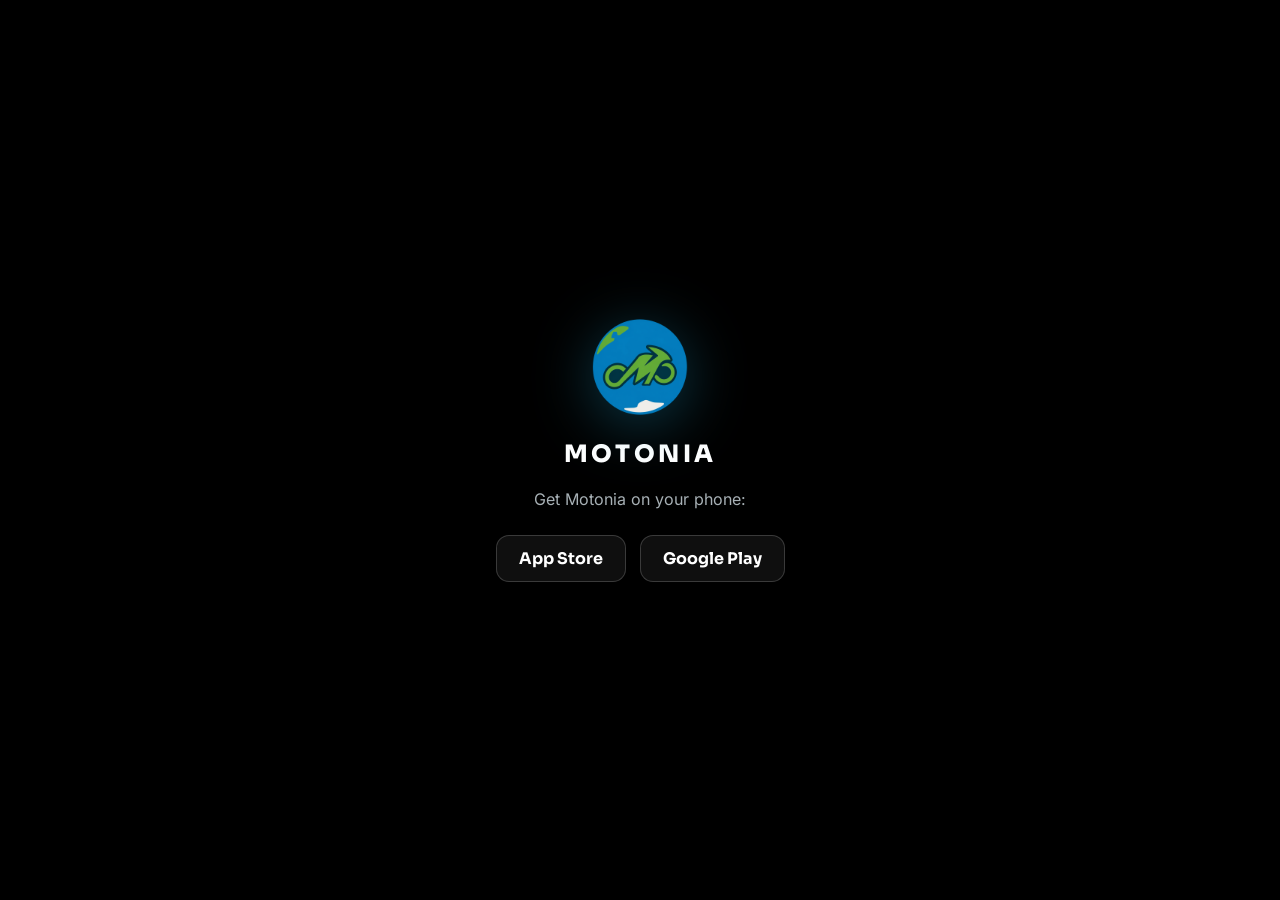
<file: get/index.html>
<!DOCTYPE html>
<html lang="en">
<head>
  <meta charset="UTF-8" />
  <meta name="viewport" content="width=device-width, initial-scale=1.0" />
  <meta name="robots" content="noindex" />
  <title>Get Motonia</title>
  <meta name="theme-color" content="#000000" />
  <link rel="icon" href="/assets/favicon.png" type="image/png" />
  <style>
    @font-face{font-family:"Sora";font-weight:400 800;font-display:swap;src:url("/assets/fonts/sora.woff2") format("woff2");}
    @font-face{font-family:"Inter";font-weight:400 600;font-display:swap;src:url("/assets/fonts/inter.woff2") format("woff2");}
    *{box-sizing:border-box}
    html,body{margin:0;height:100%;background:#000;color:#fff;font-family:"Inter",system-ui,sans-serif;-webkit-font-smoothing:antialiased}
    .wrap{min-height:100svh;display:flex;flex-direction:column;align-items:center;justify-content:center;text-align:center;padding:32px 22px;gap:20px}
    .logo{width:96px;height:96px;filter:drop-shadow(0 10px 30px rgba(33,167,210,.35))}
    h1{font-family:"Sora",sans-serif;font-weight:800;letter-spacing:.14em;font-size:1.5rem;margin:4px 0 0}
    p{color:#A7B0B5;margin:0;font-size:1rem}
    .spinner{width:30px;height:30px;border-radius:50%;border:3px solid rgba(255,255,255,.18);border-top-color:#21A7D2;animation:spin .8s linear infinite}
    @keyframes spin{to{transform:rotate(360deg)}}
    .choices{display:none;gap:14px;flex-wrap:wrap;justify-content:center;margin-top:6px}
    .choices.show{display:flex}
    .btn{display:inline-flex;align-items:center;gap:10px;padding:12px 22px;border-radius:13px;text-decoration:none;color:#fff;background:rgba(255,255,255,.06);border:1px solid rgba(255,255,255,.18);font-family:"Sora",sans-serif;font-weight:700;font-size:1rem}
    .btn:hover{background:rgba(255,255,255,.12)}
    @media (prefers-reduced-motion:reduce){.spinner{animation:none}}
  </style>
</head>
<body>
  <div class="wrap">
    <img class="logo" src="/assets/motonia-logo.png?v=2" alt="Motonia" width="96" height="96" />
    <div class="spinner" id="spinner" aria-hidden="true"></div>
    <h1>MOTONIA</h1>
    <p id="msg">Opening your app store…</p>

    <div class="choices" id="choices" aria-label="Choose your store">
      <a class="btn" id="ios" href="https://apps.apple.com/us/app/motonia/id6760694800" rel="noopener">App Store</a>
      <a class="btn" id="android" href="https://play.google.com/store/apps/details?id=com.motonia.android" rel="noopener">Google Play</a>
    </div>
  </div>

  <script>
    (function () {
      // This page handles the AFFILIATE link: /get?aff=<slug>
      // On Android (not installed) it forwards to Play WITH an install referrer
      // (aff=<slug>) so attribution survives a cold install.
      var QUERY_PARAM  = "aff";   // query param on this page
      var REFERRER_KEY = "aff";   // key inside the Play referrer

      var APP_STORE = "https://apps.apple.com/us/app/motonia/id6760694800";
      var PLAY_BASE = "https://play.google.com/store/apps/details?id=com.motonia.android";

      var val = new URLSearchParams(window.location.search).get(QUERY_PARAM);
      var PLAY = PLAY_BASE + (val ? "&referrer=" + encodeURIComponent(REFERRER_KEY + "=" + val) : "");

      var ua = navigator.userAgent || navigator.vendor || "";
      var isAndroid = /android/i.test(ua);
      // iPhone/iPod/iPad — plus iPadOS, which reports as "Macintosh" but has touch
      var isIOS = /iPad|iPhone|iPod/.test(ua) ||
                  (/Macintosh/.test(ua) && navigator.maxTouchPoints > 1);

      // keep the manual buttons in sync (Play button carries the referrer)
      var iosBtn = document.getElementById("ios");     if (iosBtn) iosBtn.href = APP_STORE;
      var andBtn = document.getElementById("android"); if (andBtn) andBtn.href = PLAY;

      var dest = isIOS ? APP_STORE : isAndroid ? PLAY : null;

      if (dest) {
        window.location.replace(dest);
        setTimeout(showChoices, 1500); // safety net if the redirect is blocked
      } else {
        document.getElementById("msg").textContent = "Get Motonia on your phone:";
        showChoices();
      }

      function showChoices() {
        var s = document.getElementById("spinner");
        if (s) s.style.display = "none";
        document.getElementById("choices").classList.add("show");
        if (dest) document.getElementById("msg").textContent = "Tap to continue to your store:";
      }
    })();
  </script>
</body>
</html>
</file>
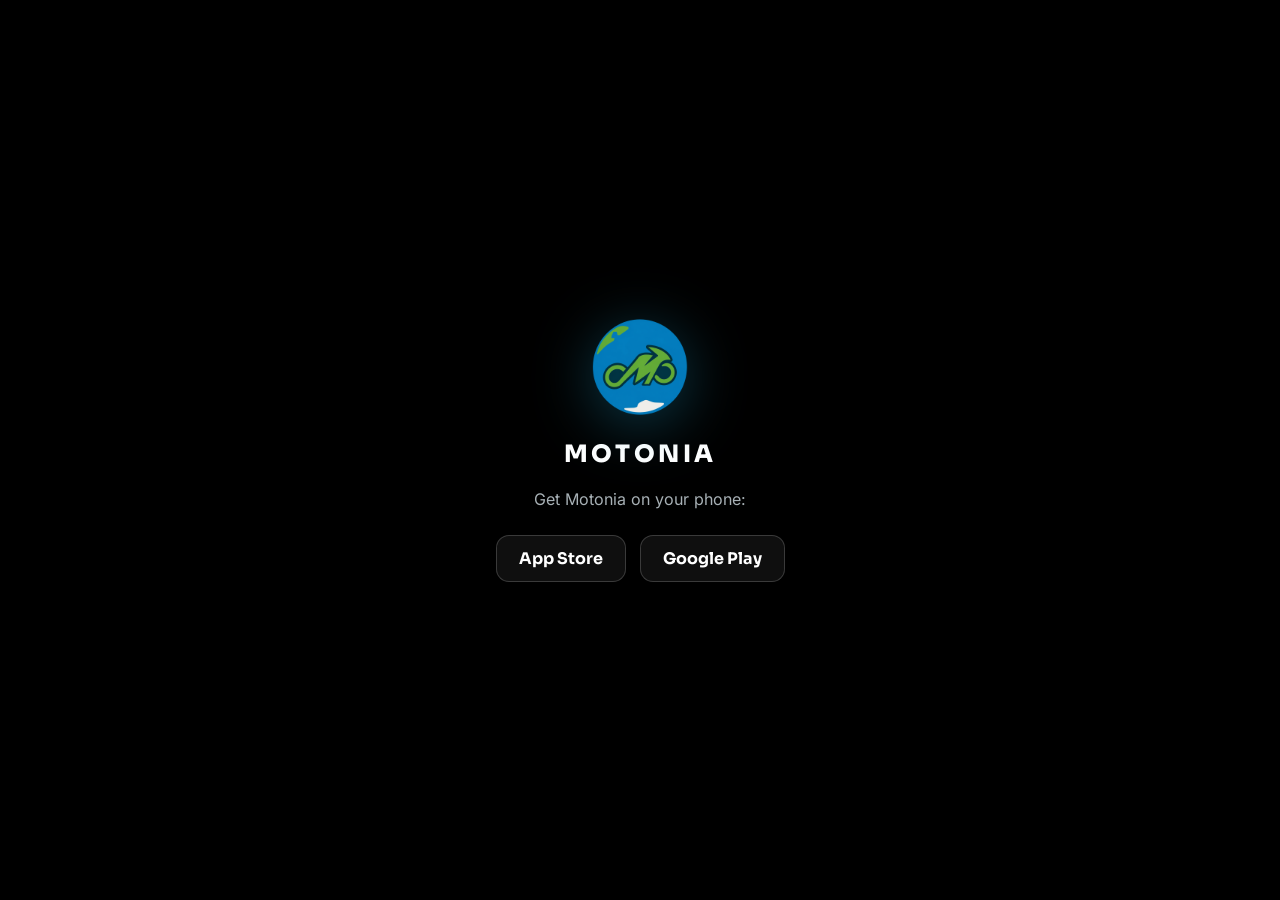
<file: join/index.html>
<!DOCTYPE html>
<html lang="en">
<head>
  <meta charset="UTF-8" />
  <meta name="viewport" content="width=device-width, initial-scale=1.0" />
  <meta name="robots" content="noindex" />
  <title>Join Motonia</title>
  <meta name="theme-color" content="#000000" />
  <link rel="icon" href="/assets/favicon.png" type="image/png" />
  <style>
    @font-face{font-family:"Sora";font-weight:400 800;font-display:swap;src:url("/assets/fonts/sora.woff2") format("woff2");}
    @font-face{font-family:"Inter";font-weight:400 600;font-display:swap;src:url("/assets/fonts/inter.woff2") format("woff2");}
    *{box-sizing:border-box}
    html,body{margin:0;height:100%;background:#000;color:#fff;font-family:"Inter",system-ui,sans-serif;-webkit-font-smoothing:antialiased}
    .wrap{min-height:100svh;display:flex;flex-direction:column;align-items:center;justify-content:center;text-align:center;padding:32px 22px;gap:20px}
    .logo{width:96px;height:96px;filter:drop-shadow(0 10px 30px rgba(33,167,210,.35))}
    h1{font-family:"Sora",sans-serif;font-weight:800;letter-spacing:.14em;font-size:1.5rem;margin:4px 0 0}
    p{color:#A7B0B5;margin:0;font-size:1rem}
    .spinner{width:30px;height:30px;border-radius:50%;border:3px solid rgba(255,255,255,.18);border-top-color:#21A7D2;animation:spin .8s linear infinite}
    @keyframes spin{to{transform:rotate(360deg)}}
    .choices{display:none;gap:14px;flex-wrap:wrap;justify-content:center;margin-top:6px}
    .choices.show{display:flex}
    .btn{display:inline-flex;align-items:center;gap:10px;padding:12px 22px;border-radius:13px;text-decoration:none;color:#fff;background:rgba(255,255,255,.06);border:1px solid rgba(255,255,255,.18);font-family:"Sora",sans-serif;font-weight:700;font-size:1rem}
    .btn:hover{background:rgba(255,255,255,.12)}
    @media (prefers-reduced-motion:reduce){.spinner{animation:none}}
  </style>
</head>
<body>
  <div class="wrap">
    <img class="logo" src="/assets/motonia-logo.png?v=2" alt="Motonia" width="96" height="96" />
    <div class="spinner" id="spinner" aria-hidden="true"></div>
    <h1>MOTONIA</h1>
    <p id="msg">Opening Motonia…</p>

    <div class="choices" id="choices" aria-label="Choose your store">
      <a class="btn" id="ios" href="https://apps.apple.com/us/app/motonia/id6760694800" rel="noopener">App Store</a>
      <a class="btn" id="android" href="https://play.google.com/store/apps/details?id=com.motonia.android" rel="noopener">Google Play</a>
    </div>
  </div>

  <script>
    (function () {
      // Referral link: /join?ref=<userId>
      // Android (not installed) -> Play with install referrer ref=<userId>
      // so the referral survives a cold install.
      var QUERY_PARAM  = "ref";
      var REFERRER_KEY = "ref";

      var APP_STORE = "https://apps.apple.com/us/app/motonia/id6760694800";
      var PLAY_BASE = "https://play.google.com/store/apps/details?id=com.motonia.android";

      var val = new URLSearchParams(window.location.search).get(QUERY_PARAM);
      var PLAY = PLAY_BASE + (val ? "&referrer=" + encodeURIComponent(REFERRER_KEY + "=" + val) : "");

      var ua = navigator.userAgent || navigator.vendor || "";
      var isAndroid = /android/i.test(ua);
      var isIOS = /iPad|iPhone|iPod/.test(ua) ||
                  (/Macintosh/.test(ua) && navigator.maxTouchPoints > 1);

      var iosBtn = document.getElementById("ios");     if (iosBtn) iosBtn.href = APP_STORE;
      var andBtn = document.getElementById("android"); if (andBtn) andBtn.href = PLAY;

      var dest = isIOS ? APP_STORE : isAndroid ? PLAY : null;

      if (dest) {
        window.location.replace(dest);
        setTimeout(showChoices, 1500);
      } else {
        document.getElementById("msg").textContent = "Get Motonia on your phone:";
        showChoices();
      }

      function showChoices() {
        var s = document.getElementById("spinner");
        if (s) s.style.display = "none";
        document.getElementById("choices").classList.add("show");
        if (dest) document.getElementById("msg").textContent = "Tap to continue to your store:";
      }
    })();
  </script>
</body>
</html>
</file>
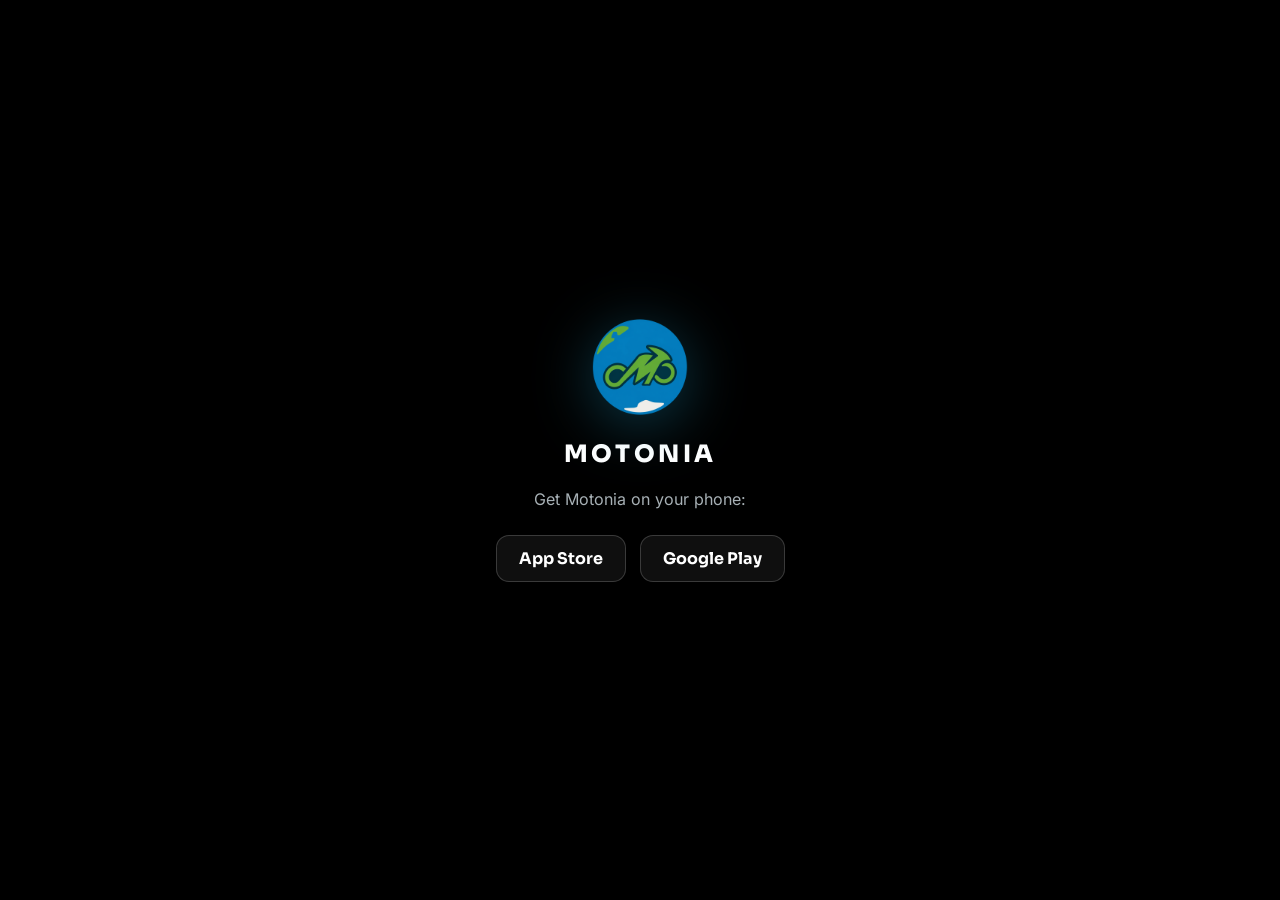
<file: ride/index.html>
<!DOCTYPE html>
<html lang="en">
<head>
  <meta charset="UTF-8" />
  <meta name="viewport" content="width=device-width, initial-scale=1.0" />
  <meta name="robots" content="noindex" />
  <title>Join the ride — Motonia</title>
  <meta name="theme-color" content="#000000" />
  <link rel="icon" href="/assets/favicon.png" type="image/png" />
  <style>
    @font-face{font-family:"Sora";font-weight:400 800;font-display:swap;src:url("/assets/fonts/sora.woff2") format("woff2");}
    @font-face{font-family:"Inter";font-weight:400 600;font-display:swap;src:url("/assets/fonts/inter.woff2") format("woff2");}
    *{box-sizing:border-box}
    html,body{margin:0;height:100%;background:#000;color:#fff;font-family:"Inter",system-ui,sans-serif;-webkit-font-smoothing:antialiased}
    .wrap{min-height:100svh;display:flex;flex-direction:column;align-items:center;justify-content:center;text-align:center;padding:32px 22px;gap:20px}
    .logo{width:96px;height:96px;filter:drop-shadow(0 10px 30px rgba(33,167,210,.35))}
    h1{font-family:"Sora",sans-serif;font-weight:800;letter-spacing:.14em;font-size:1.5rem;margin:4px 0 0}
    p{color:#A7B0B5;margin:0;font-size:1rem}
    .spinner{width:30px;height:30px;border-radius:50%;border:3px solid rgba(255,255,255,.18);border-top-color:#21A7D2;animation:spin .8s linear infinite}
    @keyframes spin{to{transform:rotate(360deg)}}
    .choices{display:none;gap:14px;flex-wrap:wrap;justify-content:center;margin-top:6px}
    .choices.show{display:flex}
    .btn{display:inline-flex;align-items:center;gap:10px;padding:12px 22px;border-radius:13px;text-decoration:none;color:#fff;background:rgba(255,255,255,.06);border:1px solid rgba(255,255,255,.18);font-family:"Sora",sans-serif;font-weight:700;font-size:1rem}
    .btn:hover{background:rgba(255,255,255,.12)}
    @media (prefers-reduced-motion:reduce){.spinner{animation:none}}
  </style>
</head>
<body>
  <div class="wrap">
    <img class="logo" src="/assets/motonia-logo.png?v=2" alt="Motonia" width="96" height="96" />
    <div class="spinner" id="spinner" aria-hidden="true"></div>
    <h1>MOTONIA</h1>
    <p id="msg">Joining the ride…</p>

    <div class="choices" id="choices" aria-label="Choose your store">
      <a class="btn" id="ios" href="https://apps.apple.com/us/app/motonia/id6760694800" rel="noopener">App Store</a>
      <a class="btn" id="android" href="https://play.google.com/store/apps/details?id=com.motonia.android" rel="noopener">Google Play</a>
    </div>
  </div>

  <script>
    (function () {
      // Group-ride invite: /ride?code=<convoyCode>
      // Android (not installed) -> Play with install referrer ride=<code>
      // so the convoy code survives a cold install. (Note: query is "code",
      // but the Play referrer key is "ride".)
      var QUERY_PARAM  = "code";
      var REFERRER_KEY = "ride";

      var APP_STORE = "https://apps.apple.com/us/app/motonia/id6760694800";
      var PLAY_BASE = "https://play.google.com/store/apps/details?id=com.motonia.android";

      var val = new URLSearchParams(window.location.search).get(QUERY_PARAM);
      var PLAY = PLAY_BASE + (val ? "&referrer=" + encodeURIComponent(REFERRER_KEY + "=" + val) : "");

      var ua = navigator.userAgent || navigator.vendor || "";
      var isAndroid = /android/i.test(ua);
      var isIOS = /iPad|iPhone|iPod/.test(ua) ||
                  (/Macintosh/.test(ua) && navigator.maxTouchPoints > 1);

      var iosBtn = document.getElementById("ios");     if (iosBtn) iosBtn.href = APP_STORE;
      var andBtn = document.getElementById("android"); if (andBtn) andBtn.href = PLAY;

      var dest = isIOS ? APP_STORE : isAndroid ? PLAY : null;

      if (dest) {
        window.location.replace(dest);
        setTimeout(showChoices, 1500);
      } else {
        document.getElementById("msg").textContent = "Get Motonia on your phone:";
        showChoices();
      }

      function showChoices() {
        var s = document.getElementById("spinner");
        if (s) s.style.display = "none";
        document.getElementById("choices").classList.add("show");
        if (dest) document.getElementById("msg").textContent = "Tap to continue to your store:";
      }
    })();
  </script>
</body>
</html>
</file>
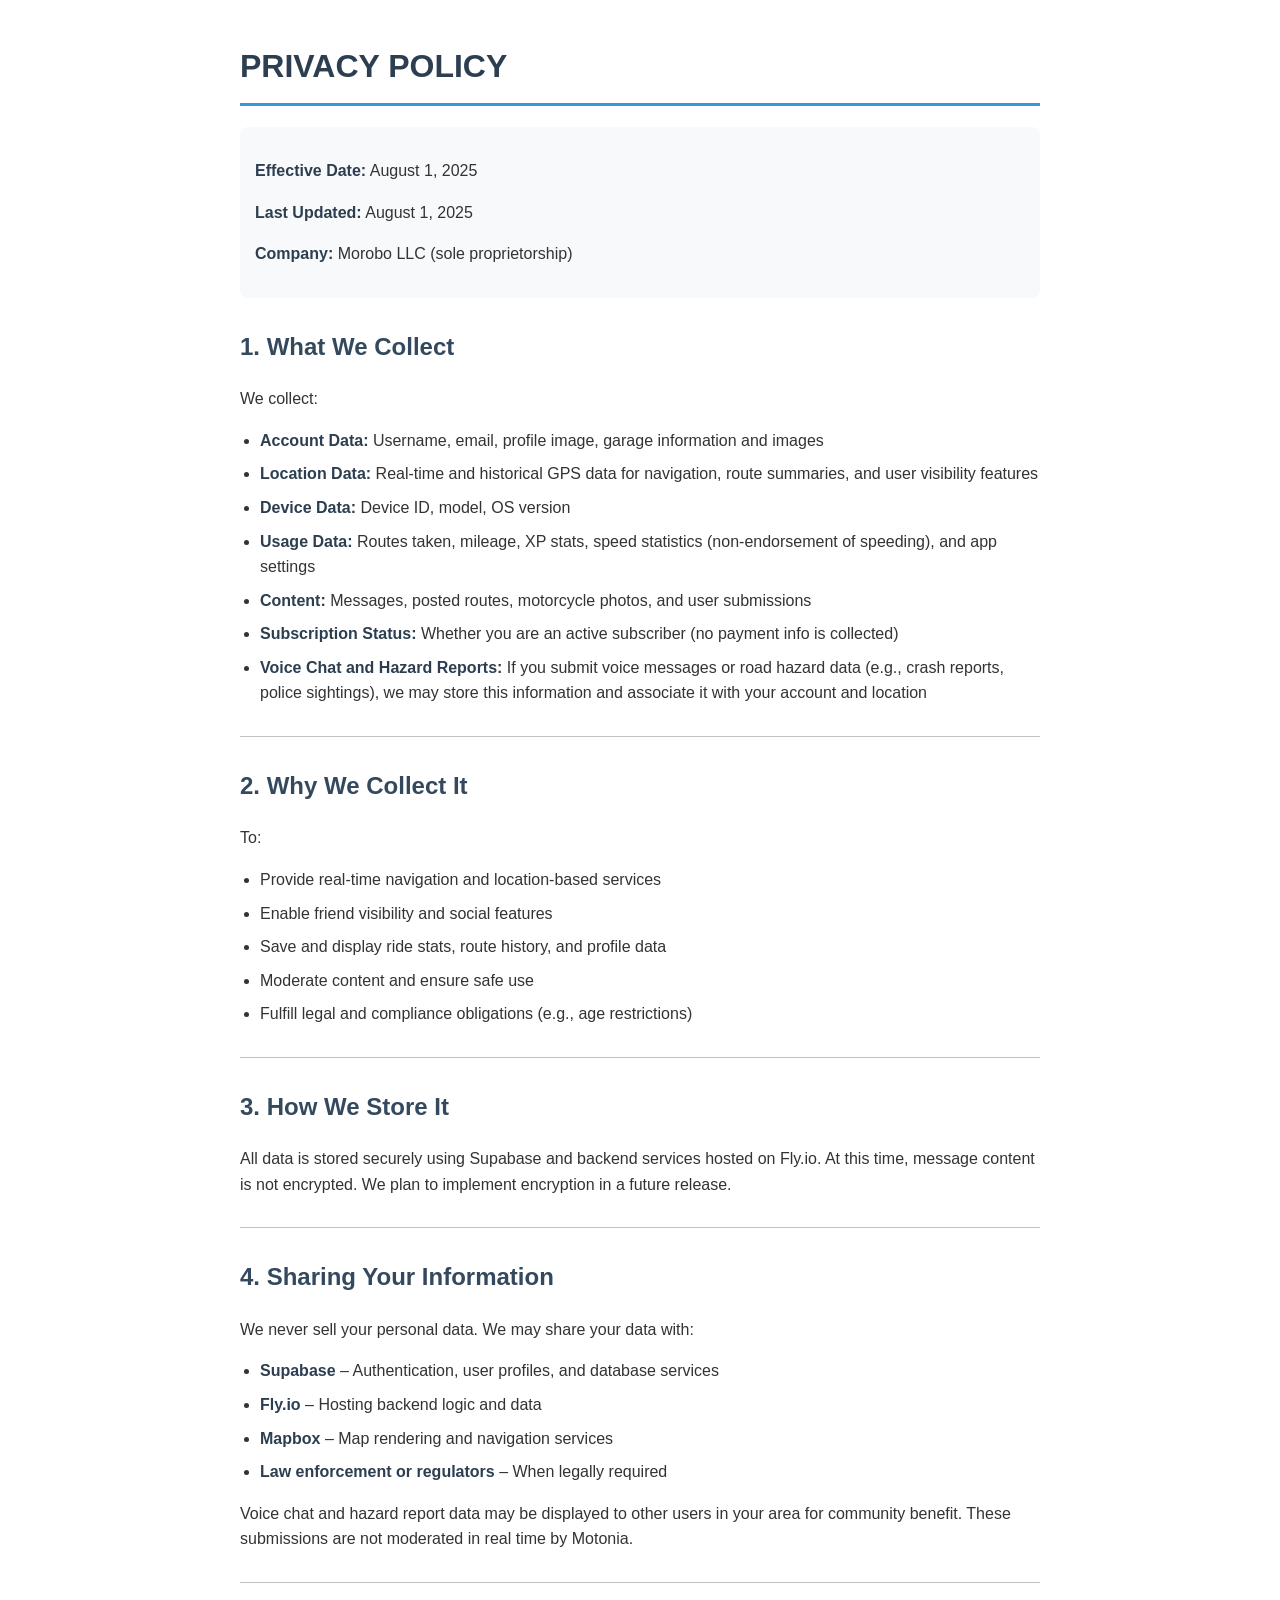
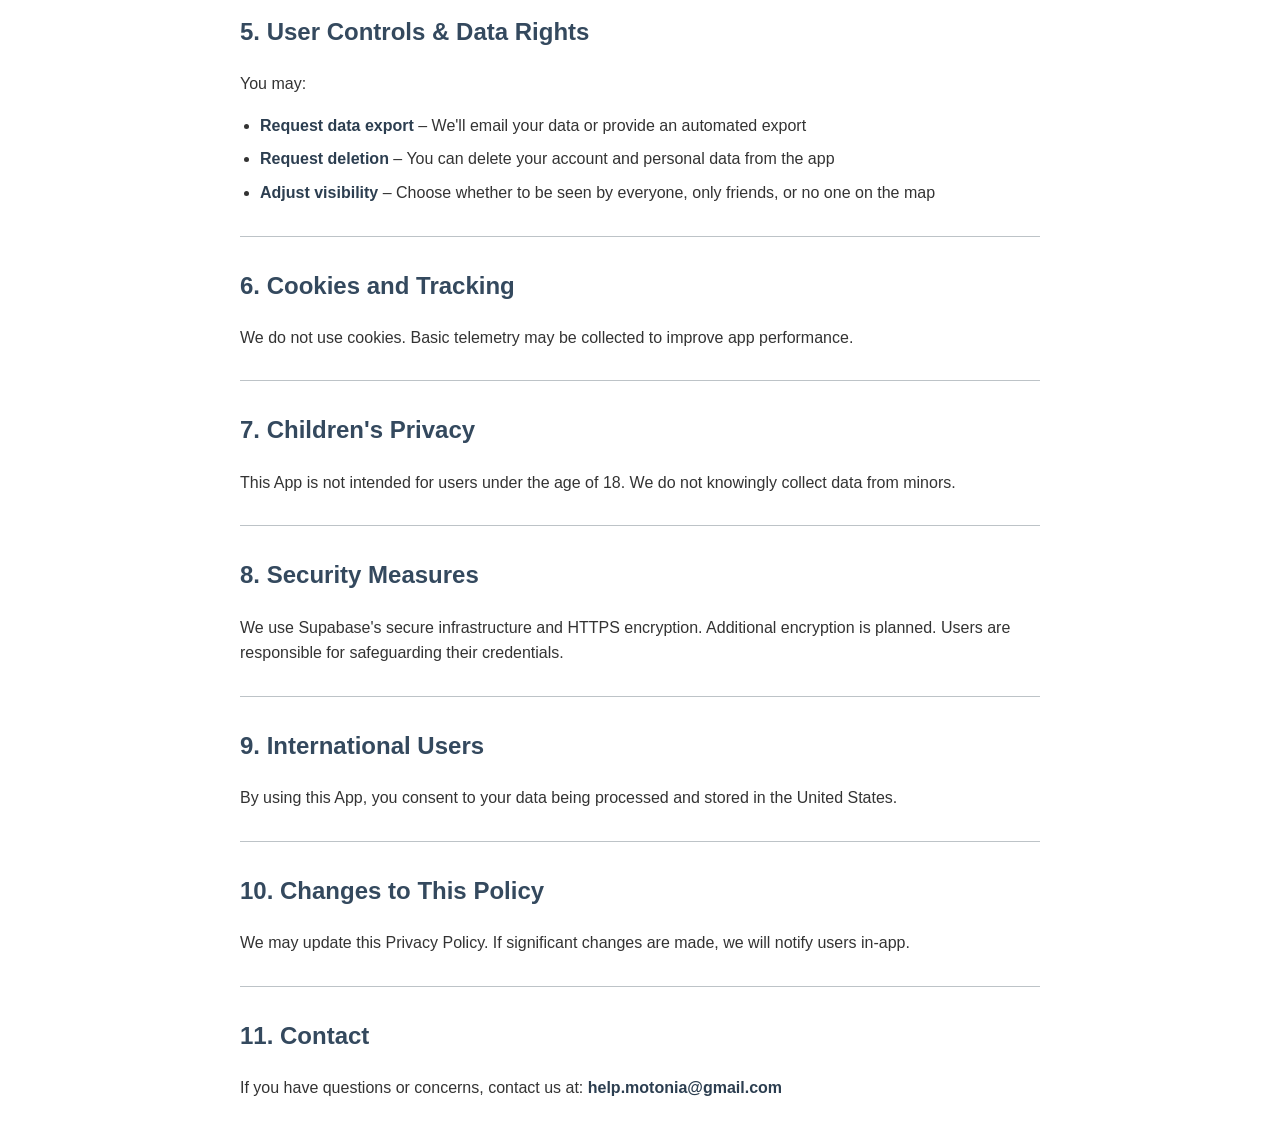
<file: privacy-policy.html>
<!DOCTYPE html>
<html lang="en">
<head>
    <meta charset="UTF-8">
    <meta name="viewport" content="width=device-width, initial-scale=1.0">
    <title>Motonia Privacy Policy</title>
    <style>
        body {
            font-family: -apple-system, BlinkMacSystemFont, 'Segoe UI', Roboto, sans-serif;
            max-width: 800px;
            margin: 0 auto;
            padding: 20px;
            line-height: 1.6;
            color: #333;
        }
        h1 {
            color: #2c3e50;
            border-bottom: 3px solid #3498db;
            padding-bottom: 10px;
        }
        h2 {
            color: #34495e;
            margin-top: 30px;
        }
        .header-info {
            background: #f8f9fa;
            padding: 15px;
            border-radius: 8px;
            margin-bottom: 30px;
        }
        ul {
            padding-left: 20px;
        }
        li {
            margin-bottom: 8px;
        }
        strong {
            color: #2c3e50;
        }
        hr {
            border: none;
            height: 1px;
            background: #bdc3c7;
            margin: 30px 0;
        }
    </style>
</head>
<body>
    <h1>PRIVACY POLICY</h1>
    
    <div class="header-info">
        <p><strong>Effective Date:</strong> August 1, 2025</p>
        <p><strong>Last Updated:</strong> August 1, 2025</p>
        <p><strong>Company:</strong> Morobo LLC (sole proprietorship)</p>
    </div>

    <h2>1. What We Collect</h2>
    <p>We collect:</p>
    <ul>
        <li><strong>Account Data:</strong> Username, email, profile image, garage information and images</li>
        <li><strong>Location Data:</strong> Real-time and historical GPS data for navigation, route summaries, and user visibility features</li>
        <li><strong>Device Data:</strong> Device ID, model, OS version</li>
        <li><strong>Usage Data:</strong> Routes taken, mileage, XP stats, speed statistics (non-endorsement of speeding), and app settings</li>
        <li><strong>Content:</strong> Messages, posted routes, motorcycle photos, and user submissions</li>
        <li><strong>Subscription Status:</strong> Whether you are an active subscriber (no payment info is collected)</li>
        <li><strong>Voice Chat and Hazard Reports:</strong> If you submit voice messages or road hazard data (e.g., crash reports, police sightings), we may store this information and associate it with your account and location</li>
    </ul>

    <hr>

    <h2>2. Why We Collect It</h2>
    <p>To:</p>
    <ul>
        <li>Provide real-time navigation and location-based services</li>
        <li>Enable friend visibility and social features</li>
        <li>Save and display ride stats, route history, and profile data</li>
        <li>Moderate content and ensure safe use</li>
        <li>Fulfill legal and compliance obligations (e.g., age restrictions)</li>
    </ul>

    <hr>

    <h2>3. How We Store It</h2>
    <p>All data is stored securely using Supabase and backend services hosted on Fly.io. At this time, message content is not encrypted. We plan to implement encryption in a future release.</p>

    <hr>

    <h2>4. Sharing Your Information</h2>
    <p>We never sell your personal data. We may share your data with:</p>
    <ul>
        <li><strong>Supabase</strong> – Authentication, user profiles, and database services</li>
        <li><strong>Fly.io</strong> – Hosting backend logic and data</li>
        <li><strong>Mapbox</strong> – Map rendering and navigation services</li>
        <li><strong>Law enforcement or regulators</strong> – When legally required</li>
    </ul>
    <p>Voice chat and hazard report data may be displayed to other users in your area for community benefit. These submissions are not moderated in real time by Motonia.</p>

    <hr>

    <h2>5. User Controls & Data Rights</h2>
    <p>You may:</p>
    <ul>
        <li><strong>Request data export</strong> – We'll email your data or provide an automated export</li>
        <li><strong>Request deletion</strong> – You can delete your account and personal data from the app</li>
        <li><strong>Adjust visibility</strong> – Choose whether to be seen by everyone, only friends, or no one on the map</li>
    </ul>

    <hr>

    <h2>6. Cookies and Tracking</h2>
    <p>We do not use cookies. Basic telemetry may be collected to improve app performance.</p>

    <hr>

    <h2>7. Children's Privacy</h2>
    <p>This App is not intended for users under the age of 18. We do not knowingly collect data from minors.</p>

    <hr>

    <h2>8. Security Measures</h2>
    <p>We use Supabase's secure infrastructure and HTTPS encryption. Additional encryption is planned. Users are responsible for safeguarding their credentials.</p>

    <hr>

    <h2>9. International Users</h2>
    <p>By using this App, you consent to your data being processed and stored in the United States.</p>

    <hr>

    <h2>10. Changes to This Policy</h2>
    <p>We may update this Privacy Policy. If significant changes are made, we will notify users in-app.</p>

    <hr>

    <h2>11. Contact</h2>
    <p>If you have questions or concerns, contact us at: <strong>help.motonia@gmail.com</strong></p>

</body>
</html>
</file>
